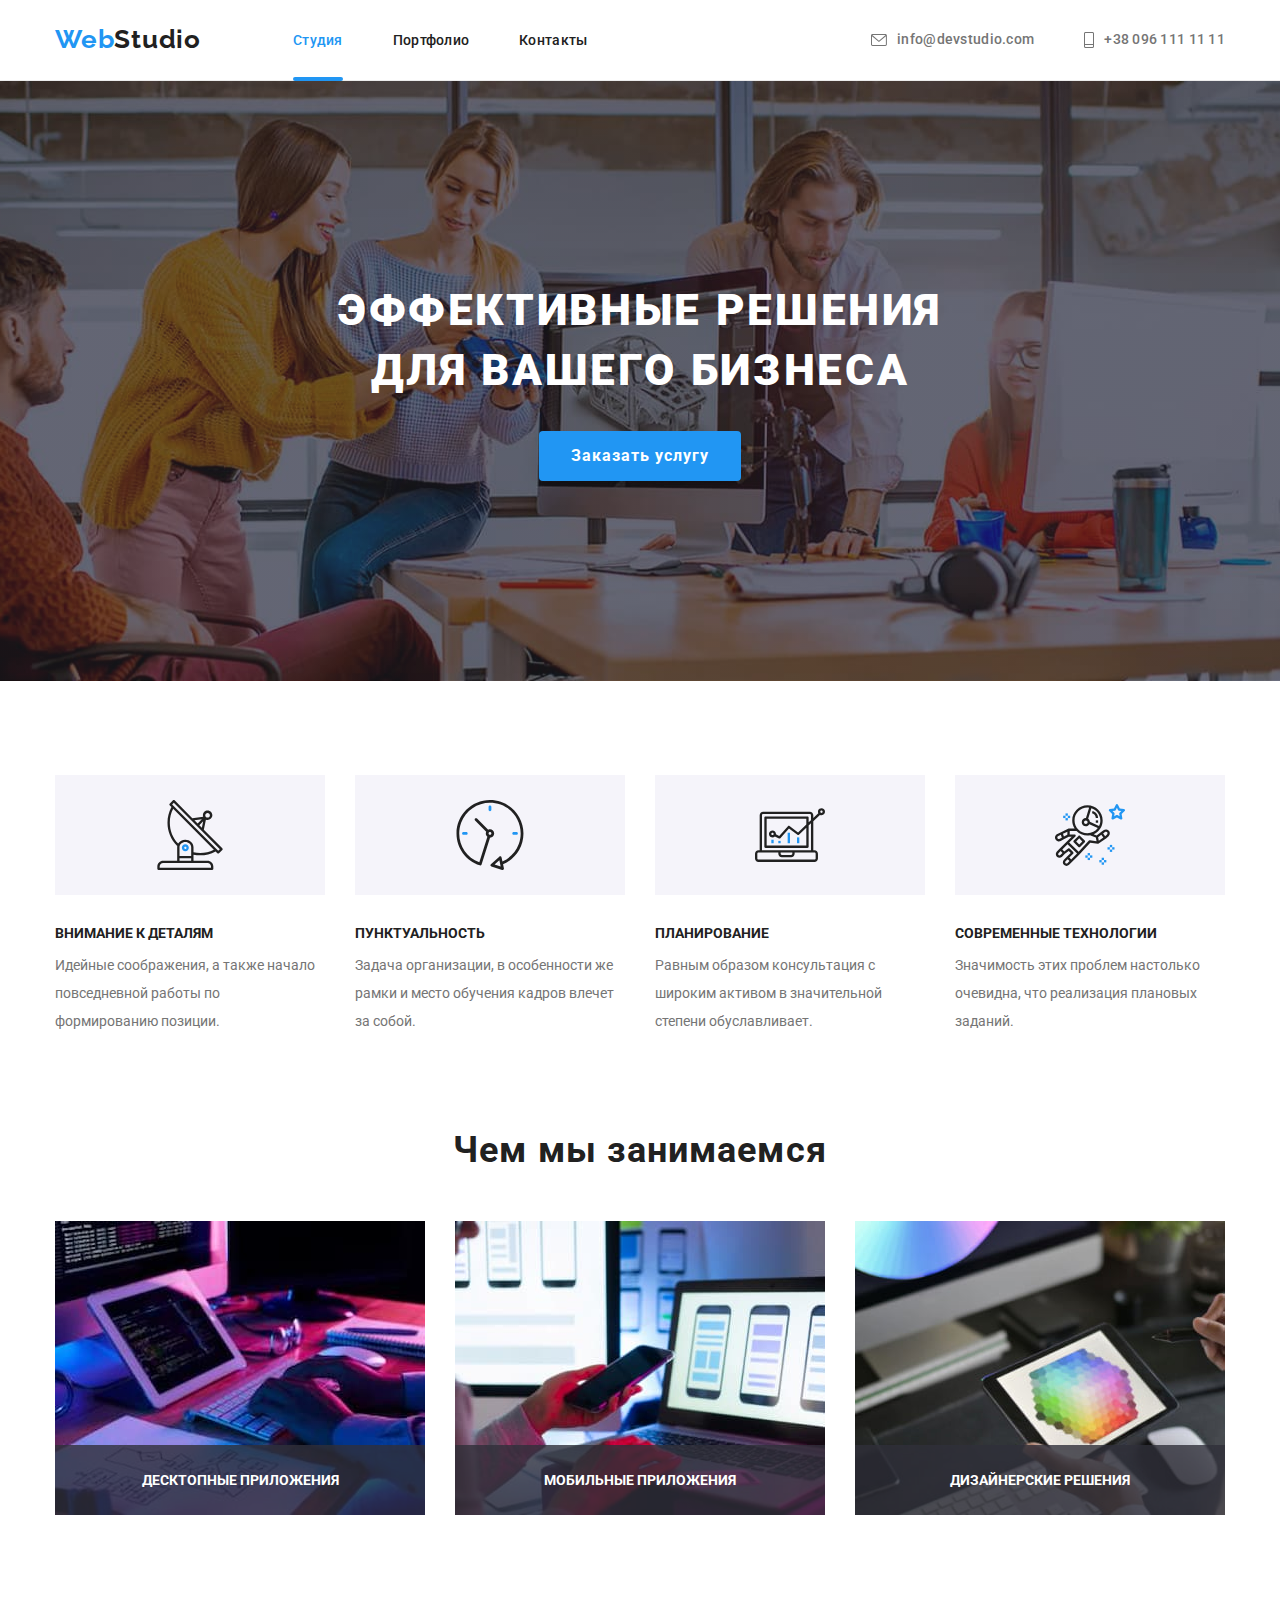
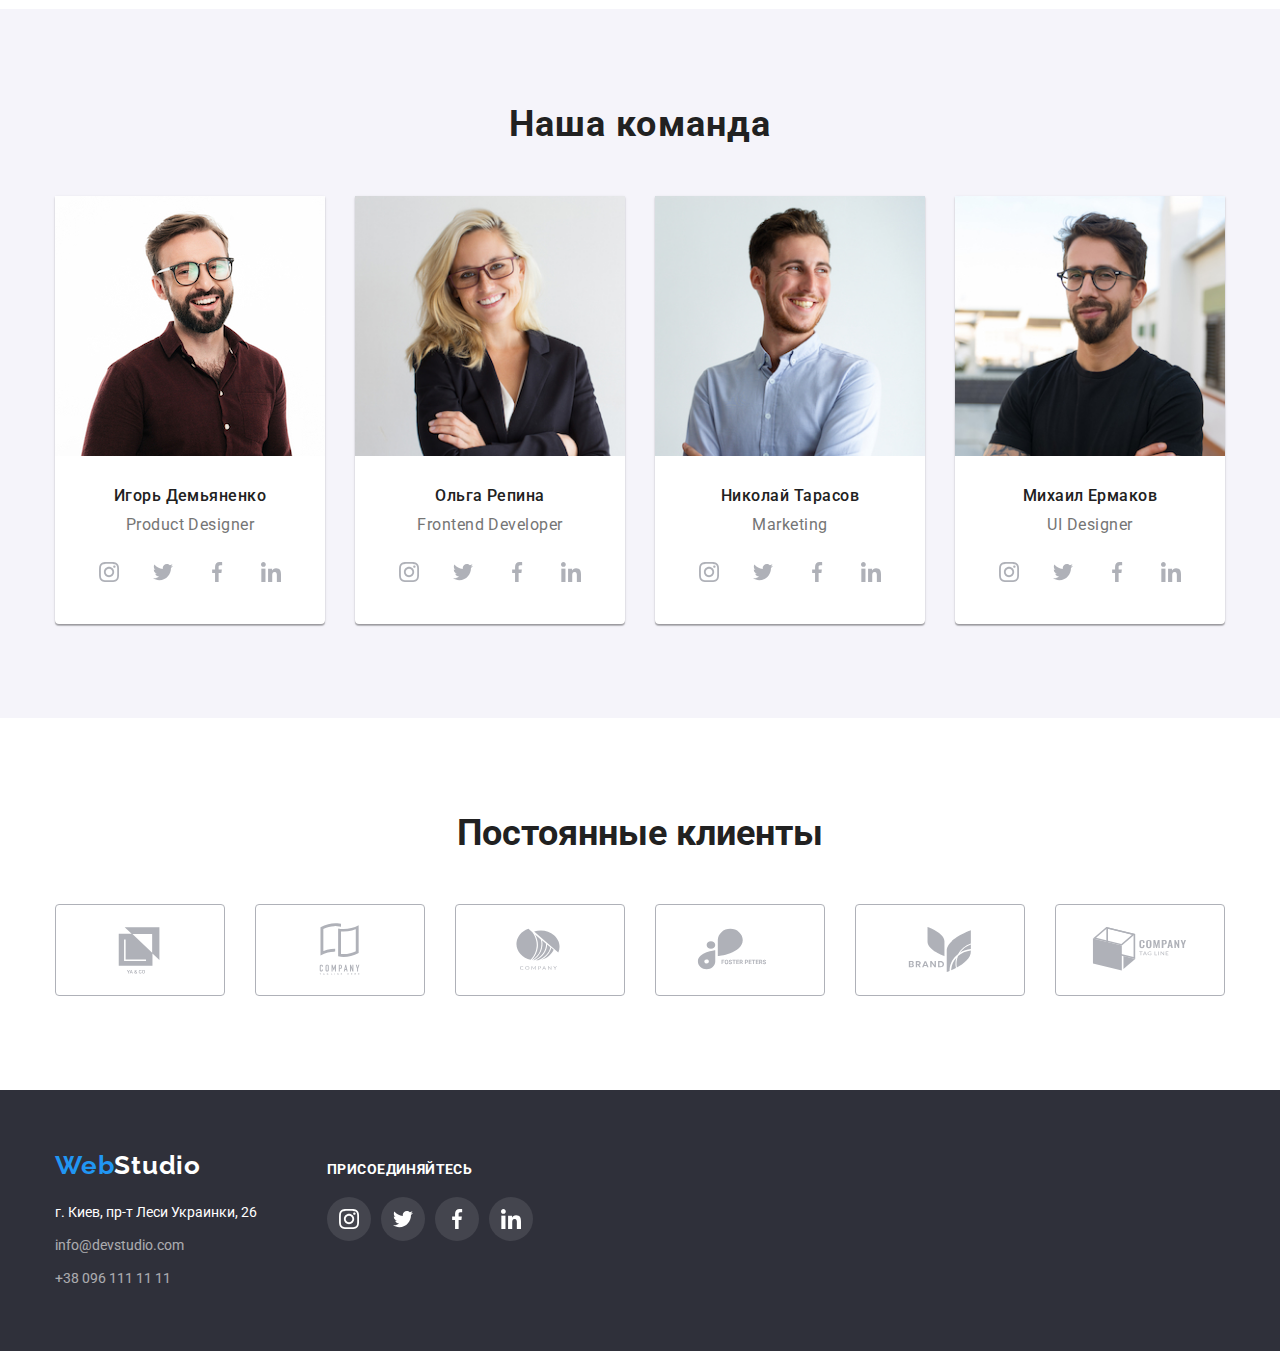
<file: index.html>
<!DOCTYPE html>
<html lang="ru">

<head>
    <meta charset="UTF-8">
    <meta http-equiv="X-UA-Compatible" content="IE=edge">
    <meta name="viewport" content="width=device-width, initial-scale=1.0">
    <link rel="preconnect" href="https://fonts.googleapis.com">
    <link rel="preconnect" href="https://fonts.gstatic.com" crossorigin>
    <link
        href="https://fonts.googleapis.com/css2?family=Raleway:wght@700&family=Roboto:wght@400;500;700;900&display=swap"
        rel="stylesheet">
    <link rel="stylesheet" href="https://cdnjs.cloudflare.com/ajax/libs/modern-normalize/1.1.0/modern-normalize.css"
        integrity="sha512-Y0MM+V6ymRKN2zStTqzQ227DWhhp4Mzdo6gnlRnuaNCbc+YN/ZH0sBCLTM4M0oSy9c9VKiCvd4Jk44aCLrNS5Q=="
        crossorigin="anonymous" referrerpolicy="no-referrer" />
    <link rel="stylesheet" href="./css/styles.css">
    <title>Document</title>
</head>



<body>
    <!--Хедер-->

    <header class="site-header">

        <div class="container main-nav">
            <nav class="navigation">
                <a class="logo" href="./index.html">
                    <span class="web">Web</span><span class="studio-black">Studio</span></a>
                <ul class="nav-links">
                    <li class="item"><a href="./index.html" class="nav-link current">Студия</a></li>
                    <li class="item"><a href="./portfolio.html" class="nav-link">Портфолио</a></li>
                    <li class="item"><a href="" class="nav-link">Контакты</a></li>
                </ul>
            </nav>


            <ul class="header-contacts">
                <li class="item">


                    <a href="mailto:info@devstudio.com" class="link"><svg class="header-contacts-icon" width="16px"
                            height="12px">
                            <use href="./images/symbol-defs.svg#icon-mail"></use>
                        </svg>
                        info@devstudio.com</a>
                </li>
                <li class="item">


                    <a href="tel:+380961111111" class="link"><svg class="header-contacts-icon" width="10px"
                            height="16px">
                            <use href="./images/symbol-defs.svg#icon-phone"></use>
                        </svg>
                        +38 096 111 11 11
                    </a>
                </li>
            </ul>
        </div>

    </header>

    <!--Средняя часть документа-->

    <main>

        <!--Секция "Заказать услугу"-->

        <section class="section hero">
            <div class="container">
                <h1 class="title">Эффективные решения<br> для вашего бизнеса</h1>
                <button type="button" class="button-hero" data-modal-open>Заказать услугу</button>
            </div>
        </section>

        <div class="backdrop is-hidden" data-modal>
            <div class="modal">
                <button class="modal-close" data-modal-close>
                    <svg class="close-button" width="11" height="11">
                        <use href="./images/symbol-defs.svg#icon-close"></use>
                    </svg>
                </button>

            </div>
        </div>

        <!-- Секция "Бенефиты" -->

        <section class="section benefits">
            <div class="container">
                <ul class="list">
                    <li class="item">
                        <div class="benefits-icon-area">
                            <svg class="benefits-icon">
                                <use href="./images/symbol-defs.svg#icon-antenna"></use>
                            </svg>
                        </div>
                        <h3 class="title">Внимание к деталям</h3>
                        <p class="text">Идейные соображения, а также начало повседневной работы по формированию позиции.
                        </p>
                    </li>
                    <li class="item">
                        <div class="benefits-icon-area">
                            <svg class="benefits-icon">
                                <use href="./images/symbol-defs.svg#icon-clock"></use>
                            </svg>
                        </div>
                        <h3 class="title">Пунктуальность</h3>
                        <p class="text">Задача организации, в особенности же рамки и место обучения кадров влечет за
                            собой.
                        </p>
                    </li>
                    <li class="item">
                        <div class="benefits-icon-area">
                            <svg class="benefits-icon">
                                <use href="./images/symbol-defs.svg#icon-diagram"></use>
                            </svg>
                        </div>
                        <h3 class="title">Планирование</h3>
                        <p class="text">Равным образом консультация с широким активом в значительной степени
                            обуславливает.
                        </p>
                    </li>
                    <li class="item">
                        <div class="benefits-icon-area">
                            <svg class="benefits-icon">
                                <use href="./images/symbol-defs.svg#icon-astronaut"></use>
                            </svg>
                        </div>
                        <h3 class="title">Современные технологии</h3>
                        <p class="text">Значимость этих проблем настолько очевидна, что реализация плановых заданий.
                        </p>
                    </li>
                </ul>
            </div>
        </section>



        <!--Секция "Чем мы занимаемся"-->
        <section class="section images-samples">
            <div class="container">
                <h2 class="title">Чем мы занимаемся</h2>
                <ul class="list">
                    <li class="item">
                        <div class="thumb">
                            <img class="image" src="./images/index/img.jpg" alt="Картинка" width="370">
                            <div class="text">Десктопные приложения</div>
                        </div>
                    </li>
                    <li class="item">
                        <div class="thumb"><img class="image" src="./images/index/img-1.jpg" alt="Еще одна картинка"
                                width="370">
                            <div class="text">Мобильные приложения</div>

                        </div>
                    </li>
                    <li class="item">
                        <div class="thumb">
                            <img class="image" src="./images/index/img-2.jpg" alt="Еще одна и еще одна картинка"
                                width="370">
                            <div class="text">Дизайнерские решения</div>
                        </div>
                    </li>
                </ul>
            </div>
        </section>

        <!--Секция "Команда молодости нашей"-->
        <section class="section our-team">
            <div class="container">
                <h2 class="section-header-team">Наша команда</h2>
                <ul class="list">
                    <li class="item"><img class="image" src="./images/index/member-1.jpg" alt="Член команды №1"
                            width="270">
                        <div class="padding-30">
                            <h3 class="header">Игорь Демьяненко</h3>
                            <p class="text">Product Designer</p>

                            <ul class="social-media-list">
                                <li class="social-media-item">
                                    <a href="" class="social-media-link">
                                        <svg class="social-media-icon" width="20" height="20">
                                            <use href="./images/symbol-defs.svg#icon-instagram"></use>
                                        </svg>
                                    </a>
                                </li>
                                <li class="social-media-item">
                                    <a href="" class="social-media-link">
                                        <svg class="social-media-icon" width="20" height="20">
                                            <use href="./images/symbol-defs.svg#icon-twitter"></use>
                                        </svg>
                                    </a>
                                </li>
                                <li class="social-media-item">
                                    <a href="" class="social-media-link">
                                        <svg class="social-media-icon" width="20" height="20">
                                            <use href="./images/symbol-defs.svg#icon-facebook"></use>
                                        </svg>
                                    </a>
                                </li>
                                <li class="social-media-item">
                                    <a href="" class="social-media-link">
                                        <svg class="social-media-icon" width="20" height="20">
                                            <use href="./images/symbol-defs.svg#icon-linkedin"></use>
                                        </svg>
                                    </a>
                                </li>
                            </ul>
                        </div>
                    </li>
                    <li class="item">
                        <img class="image" src="./images/index/member-2.jpg" alt="Член команды №2" width="270">
                        <div class="padding-30">
                            <h3 class="header">Ольга Репина</h3>
                            <p class="text">Frontend Developer</p>

                            <ul class="social-media-list">
                                <li class="social-media-item">
                                    <a href="" class="social-media-link">
                                        <svg class="social-media-icon" width="20" height="20">
                                            <use href="./images/symbol-defs.svg#icon-instagram"></use>
                                        </svg>
                                    </a>
                                </li>
                                <li class="social-media-item">
                                    <a href="" class="social-media-link">
                                        <svg class="social-media-icon" width="20" height="20">
                                            <use href="./images/symbol-defs.svg#icon-twitter"></use>
                                        </svg>
                                    </a>
                                </li>
                                <li class="social-media-item">
                                    <a href="" class="social-media-link">
                                        <svg class="social-media-icon" width="20" height="20">
                                            <use href="./images/symbol-defs.svg#icon-facebook"></use>
                                        </svg>
                                    </a>
                                </li>
                                <li class="social-media-item">
                                    <a href="" class="social-media-link">
                                        <svg class="social-media-icon" width="20" height="20">
                                            <use href="./images/symbol-defs.svg#icon-linkedin"></use>
                                        </svg>
                                    </a>
                                </li>
                            </ul>
                        </div>
                    </li>
                    <li class="item">
                        <img class="image" src="./images/index/member-3.jpg" alt="Член команды №3" width="270">
                        <div class="padding-30">
                            <h3 class="header">Николай Тарасов</h3>
                            <p class="text">Marketing</p>

                            <ul class="social-media-list">
                                <li class="social-media-item">
                                    <a href="" class="social-media-link">
                                        <svg class="social-media-icon" width="20" height="20">
                                            <use href="./images/symbol-defs.svg#icon-instagram"></use>
                                        </svg>
                                    </a>
                                </li>
                                <li class="social-media-item">
                                    <a href="" class="social-media-link">
                                        <svg class="social-media-icon" width="20" height="20">
                                            <use href="./images/symbol-defs.svg#icon-twitter"></use>
                                        </svg>
                                    </a>
                                </li>
                                <li class="social-media-item">
                                    <a href="" class="social-media-link">
                                        <svg class="social-media-icon" width="20" height="20">
                                            <use href="./images/symbol-defs.svg#icon-facebook"></use>
                                        </svg>
                                    </a>
                                </li>
                                <li class="social-media-item">
                                    <a href="" class="social-media-link">
                                        <svg class="social-media-icon" width="20" height="20">
                                            <use href="./images/symbol-defs.svg#icon-linkedin"></use>
                                        </svg>
                                    </a>
                                </li>
                            </ul>
                        </div>

                    </li>
                    <li class="item">
                        <img class="image" src="./images/index/member-4.jpg" alt="Член команды №4" width="270">
                        <div class="padding-30">
                            <h3 class="header">Михаил Ермаков</h3>
                            <p class="text">UI Designer</p>

                            <ul class="social-media-list">
                                <li class="social-media-item">
                                    <a href="" class="social-media-link">
                                        <svg class="social-media-icon" width="20" height="20">
                                            <use href="./images/symbol-defs.svg#icon-instagram"></use>
                                        </svg>
                                    </a>
                                </li>
                                <li class="social-media-item">
                                    <a href="" class="social-media-link">
                                        <svg class="social-media-icon" width="20" height="20">
                                            <use href="./images/symbol-defs.svg#icon-twitter"></use>
                                        </svg>
                                    </a>
                                </li>
                                <li class="social-media-item">
                                    <a href="" class="social-media-link">
                                        <svg class="social-media-icon" width="20" height="20">
                                            <use href="./images/symbol-defs.svg#icon-facebook"></use>
                                        </svg>
                                    </a>
                                </li>
                                <li class="social-media-item">
                                    <a href="" class="social-media-link">
                                        <svg class="social-media-icon" width="20" height="20">
                                            <use href="./images/symbol-defs.svg#icon-linkedin"></use>
                                        </svg>
                                    </a>
                                </li>
                            </ul>
                        </div>

                    </li>
                </ul>
            </div>
        </section>

        <section class="section partners">
            <div class="container">
                <h2 class="permanent-partners-list-header">Постоянные клиенты</h2>

                <ul class="permanent-partners-list">
                    <li class="permanent-partners-item">
                        <a href="" class="permanent-partners-link">
                            <svg class="permanent-partners-icon" height="60px" width="106px">
                                <use href="./images/symbol-defs.svg#icon-logo-1"></use>
                            </svg>
                        </a>
                    </li>
                    <li class="permanent-partners-item">
                        <a href="" class="permanent-partners-link">
                            <svg class="permanent-partners-icon" height="60px" width="106px">
                                <use href="./images/symbol-defs.svg#icon-logo-2"></use>
                            </svg>
                        </a>
                    </li>
                    <li class="permanent-partners-item">
                        <a href="" class="permanent-partners-link">
                            <svg class="permanent-partners-icon" height="60px" width="106px">
                                <use href="./images/symbol-defs.svg#icon-logo-3"></use>
                            </svg>
                        </a>
                    </li>
                    <li class="permanent-partners-item">
                        <a href="" class="permanent-partners-link">
                            <svg class="permanent-partners-icon" height="60px" width="106px">
                                <use href="./images/symbol-defs.svg#icon-logo-4"></use>
                            </svg>
                        </a>
                    </li>
                    <li class="permanent-partners-item">
                        <a href="" class="permanent-partners-link">
                            <svg class="permanent-partners-icon" height="60px" width="106px">
                                <use href="./images/symbol-defs.svg#icon-logo-5"></use>
                            </svg>
                        </a>
                    </li>
                    <li class="permanent-partners-item">
                        <a href="" class="permanent-partners-link">
                            <svg class="permanent-partners-icon" height="60px" width="106px">
                                <use href="./images/symbol-defs.svg#icon-logo-6"></use>
                            </svg>
                        </a>
                    </li>
                </ul>






            </div>



        </section>

    </main>

    <footer class="footer">



        <div class="container">


            <div class="footer-block">

                <div class="footer-block-1">
                    <a class="logo logo-footer" href="">Web<spam class="studio-white">Studio</spam></a>
                    <address class="adress">
                        <ul class="adress-list">
                            <li class="item"><a class="link" href="">г. Киев, пр-т Леси Украинки, 26</a></li>
                            <li class="item"><a class="link opacity-60"
                                    href="mailto:info@devstudio.com">info@devstudio.com</a></li>
                            <li class="item"><a class="link opacity-60" href="tel:+380961111111">+38 096 111 11 11</a>
                            </li>
                        </ul>

                    </address>
                </div>



                <div class="footer-social-network-block">
                    <h2 class="footer-social-network-title">присоединяйтесь</h2>
                    <ul class="footer-social-network-list">

                        <li class="footer-social-network-item">
                            <a href="" class="footer-social-network-link">
                                <svg class="footer-social-network-icon" width="20" height="20">
                                    <use href="./images/symbol-defs.svg#icon-instagram"></use>
                                </svg>
                            </a>
                        </li>
                        <li class="footer-social-network-item">
                            <a href="" class="footer-social-network-link">
                                <svg class="footer-social-network-icon" width="20" height="20">
                                    <use href="./images/symbol-defs.svg#icon-twitter"></use>
                                </svg>
                            </a>
                        </li>
                        <li class="footer-social-network-item">
                            <a href="" class="footer-social-network-link">
                                <svg class="footer-social-network-icon" width="20" height="20">
                                    <use href="./images/symbol-defs.svg#icon-facebook"></use>
                                </svg>
                            </a>
                        </li>
                        <li class="footer-social-network-item">
                            <a href="" class="footer-social-network-link">
                                <svg class="footer-social-network-icon" width="20" height="20">
                                    <use href="./images/symbol-defs.svg#icon-linkedin"></use>
                                </svg>
                            </a>
                        </li>
                    </ul>
                </div>
            </div>


        </div>




    </footer>
    <script src="./js/modal.js"></script>
</body>

</html>
</file>
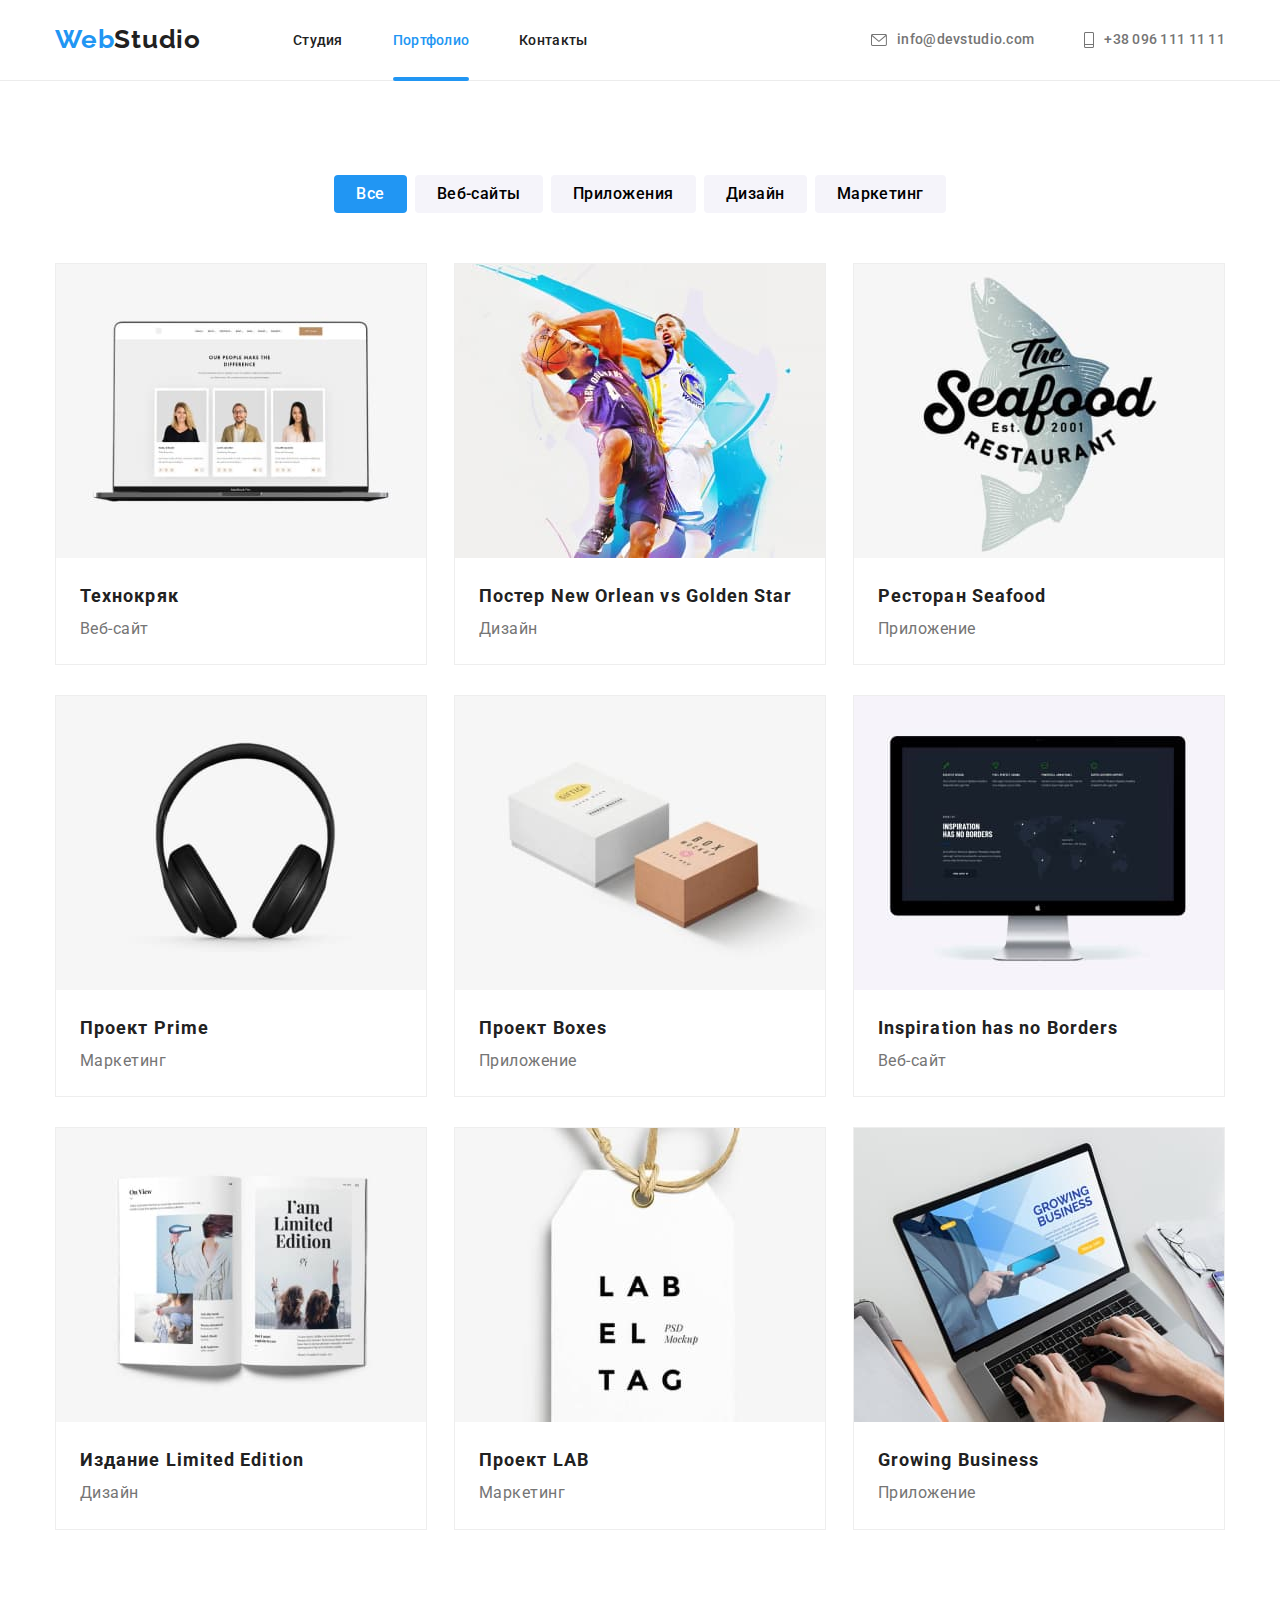
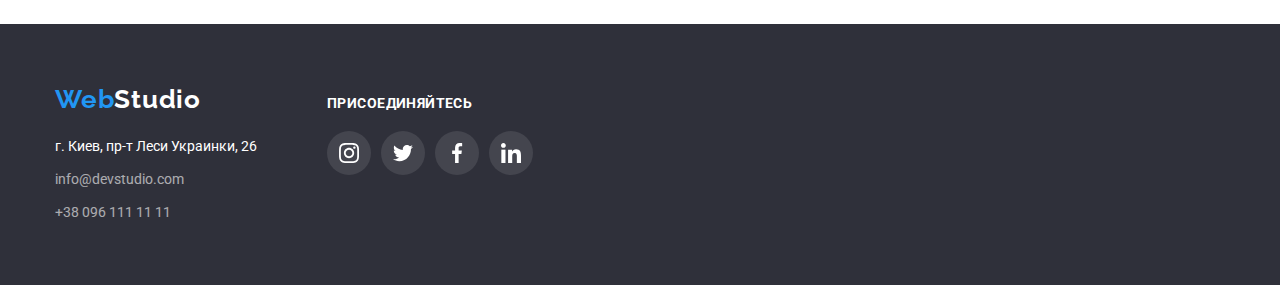
<file: portfolio.html>
<!DOCTYPE html>
<html lang="ru">

<head>
    <meta charset="UTF-8">
    <meta http-equiv="X-UA-Compatible" content="IE=edge">
    <meta name="viewport" content="width=device-width, initial-scale=1.0">
    <link rel="preconnect" href="https://fonts.googleapis.com">
    <link rel="preconnect" href="https://fonts.gstatic.com" crossorigin>
    <link
        href="https://fonts.googleapis.com/css2?family=Raleway:wght@700&family=Roboto:wght@400;500;700;900&display=swap"
        rel="stylesheet">
    <link rel="stylesheet" href="https://cdnjs.cloudflare.com/ajax/libs/modern-normalize/1.1.0/modern-normalize.css"
        integrity="sha512-Y0MM+V6ymRKN2zStTqzQ227DWhhp4Mzdo6gnlRnuaNCbc+YN/ZH0sBCLTM4M0oSy9c9VKiCvd4Jk44aCLrNS5Q=="
        crossorigin="anonymous" referrerpolicy="no-referrer" />
    <link rel="stylesheet" href="./css/styles.css">
    <title>Document</title>
</head>



<body>
    <!--Хедер-->

    <header class="header site-header">

        <div class="container main-nav">
            <nav class="navigation">
                <a class="logo" href="./index.html">
                    <span class="web">Web</span><span class="studio-black">Studio</span></a>
                <ul class="nav-links">
                    <li class="item"><a href="./index.html" class="nav-link">Студия</a></li>
                    <li class="item"><a href="./portfolio.html" class="nav-link current">Портфолио</a></li>
                    <li class="item"><a href="" class="nav-link">Контакты</a></li>
                </ul>
            </nav>

            <ul class="header-contacts">
                <li class="item">

                    <a href="mailto:info@devstudio.com" class="link"><svg class="header-contacts-icon" width="16px"
                            height="12px">
                            <use href="./images/symbol-defs.svg#icon-mail"></use>
                        </svg>info@devstudio.com</a>
                </li>
                <li class="item">
                    <a href="tel:+380961111111" class="link"><svg class="header-contacts-icon" width="10px"
                            height="16px">
                            <use href="./images/symbol-defs.svg#icon-phone"></use>
                        </svg>+38 096 111 11 11
                    </a>
                </li>
            </ul>
        </div>

    </header>
    <!--Средняя часть документа-->

    <main>
        <section class="section portfolio">
            <div class="container">
                <ul class="selector-list">
                    <li class="item"> <button type="button" class="button all">Все</button> </li>
                    <li class="item"> <button type="button" class="button">Веб-сайты</button> </li>
                    <li class="item"> <button type="button" class="button">Приложения</button> </li>
                    <li class="item"> <button type="button" class="button">Дизайн</button> </li>
                    <li class="item"> <button type="button" class="button">Маркетинг</button> </li>
                </ul>

                <ul class="work-sectors">

                    <li class="item"> <a class="link" href="">
                            <div class="image-thumb"> <img class="image" src="./images/portfolio/img.jpg"
                                    alt="Технокряк">
                                <div class="overflow">Ресурс предлагает комплексные предложения с разным уровнем
                                    функционала и сервисов. Все это позволит посетителю получить исчерпывающие сведения
                                    о компании или частном лице.</div>
                            </div>
                            <div class="padding-20">
                                <h3 class="title">Технокряк</h3>
                                <p class="text">Веб-сайт</p>
                            </div>
                        </a> </li>
                    <li class="item"> <a class="link" href="">
                            <div class="image-thumb"> <img class="image" src="./images/portfolio/img-1.jpg"
                                    alt="Постер">
                                <div class="overflow">Ресурс предлагает комплексные предложения с разным уровнем
                                    функционала и сервисов. Все это позволит посетителю получить исчерпывающие сведения
                                    о компании или частном лице.</div>
                            </div>
                            <div class="padding-20">
                                <h3 class="title">Постер New Orlean vs Golden Star</h3>
                                <p class="text">Дизайн</p>
                            </div>
                        </a> </li>
                    <li class="item"> <a class="link" href="">
                            <div class="image-thumb"> <img class="image" src="./images/portfolio/img-2.jpg"
                                    alt="Приложение ресторана">
                                <div class="overflow">Ресурс предлагает комплексные предложения с разным уровнем
                                    функционала и сервисов. Все это позволит посетителю получить исчерпывающие сведения
                                    о компании или частном лице.</div>
                            </div>
                            <div class="padding-20">
                                <h3 class="title">Ресторан Seafood</h3>
                                <p class="text">Приложение</p>
                            </div>
                        </a> </li>
                    <li class="item"> <a class="link" href="">
                            <div class="image-thumb"> <img class="image" src="./images/portfolio/img-3.jpg"
                                    alt="Маркетинговый проект">
                                <div class="overflow">Ресурс предлагает комплексные предложения с разным уровнем
                                    функционала и сервисов. Все это позволит посетителю получить исчерпывающие сведения
                                    о компании или частном лице.</div>
                            </div>
                            <div class="padding-20">
                                <h3 class="title">Проект Prime</h3>
                                <p class="text">Маркетинг</p>
                            </div>
                        </a> </li>
                    <li class="item"> <a class="link" href="">
                            <div class="image-thumb"> <img class="image" src="./images/portfolio/img-4.jpg"
                                    alt="Приложение Боксес">
                                <div class="overflow">Ресурс предлагает комплексные предложения с разным уровнем
                                    функционала и сервисов. Все это позволит посетителю получить исчерпывающие сведения
                                    о компании или частном лице.</div>
                            </div>
                            <div class="padding-20">
                                <h3 class="title">Проект Boxes</h3>
                                <p class="text">Приложение</p>
                            </div>
                        </a> </li>
                    <li class="item"> <a class="link" href="">
                            <div class="image-thumb"> <img class="image" src="./images/portfolio/img-5.jpg"
                                    alt="Вэб сайт Вдохновение">
                                <div class="overflow">Ресурс предлагает комплексные предложения с разным уровнем
                                    функционала и сервисов. Все это позволит посетителю получить исчерпывающие сведения
                                    о компании или частном лице.</div>
                            </div>
                            <div class="padding-20">
                                <h3 class="title">Inspiration has no Borders</h3>
                                <p class="text">Веб-сайт</p>
                            </div>
                        </a> </li>
                    <li class="item"> <a class="link" href="">
                            <div class="image-thumb"> <img class="image" src="./images/portfolio/img-6.jpg"
                                    alt="Дизайн издания">
                                <div class="overflow">Ресурс предлагает комплексные предложения с разным уровнем
                                    функционала и сервисов. Все это позволит посетителю получить исчерпывающие сведения
                                    о компании или частном лице.</div>
                            </div>
                            <div class="padding-20">
                                <h3 class="title">Издание Limited Edition</h3>
                                <p class="text">Дизайн</p>
                            </div>
                        </a> </li>
                    <li class="item"> <a class="link" href="">
                            <div class="image-thumb"> <img class="image" src="./images/portfolio/img-7.jpg"
                                    alt="Маркетинг проект">
                                <div class="overflow">Ресурс предлагает комплексные предложения с разным уровнем
                                    функционала и сервисов. Все это позволит посетителю получить исчерпывающие сведения
                                    о компании или частном лице.</div>
                            </div>
                            <div class="padding-20">
                                <h3 class="title">Проект LAB</h3>
                                <p class="text">Маркетинг</p>
                            </div>
                        </a> </li>
                    <li class="item"> <a class="link" href="">
                            <div class="image-thumb"> <img class="image" src="./images/portfolio/img-8.jpg"
                                    alt="Приложение для роста бизнеса">
                                <div class="overflow">Ресурс предлагает комплексные предложения с разным уровнем
                                    функционала и сервисов. Все это позволит посетителю получить исчерпывающие сведения
                                    о компании или частном лице.</div>
                            </div>
                            <div class="padding-20">
                                <h3 class="title">Growing Business</h3>
                                <p class="text">Приложение</p>
                            </div>
                        </a> </li>

                </ul>
            </div>



        </section>







    </main>

    <footer class="footer">



        <div class="container">


            <div class="footer-block">

                <div class="footer-block-1">
                    <a class="logo logo-footer" href="">Web<spam class="studio-white">Studio</spam></a>
                    <address class="adress">
                        <ul class="adress-list">
                            <li class="item"><a class="link" href="">г. Киев, пр-т Леси Украинки, 26</a></li>
                            <li class="item"><a class="link opacity-60"
                                    href="mailto:info@devstudio.com">info@devstudio.com</a></li>
                            <li class="item"><a class="link opacity-60" href="tel:+380961111111">+38 096 111 11 11</a>
                            </li>
                        </ul>

                    </address>
                </div>



                <div class="footer-social-network-block">
                    <h2 class="footer-social-network-title">присоединяйтесь</h2>
                    <ul class="footer-social-network-list">

                        <li class="footer-social-network-item">
                            <a href="" class="footer-social-network-link">
                                <svg class="footer-social-network-icon" width="20" height="20">
                                    <use href="./images/symbol-defs.svg#icon-instagram"></use>
                                </svg>
                            </a>
                        </li>
                        <li class="footer-social-network-item">
                            <a href="" class="footer-social-network-link">
                                <svg class="footer-social-network-icon" width="20" height="20">
                                    <use href="./images/symbol-defs.svg#icon-twitter"></use>
                                </svg>
                            </a>
                        </li>
                        <li class="footer-social-network-item">
                            <a href="" class="footer-social-network-link">
                                <svg class="footer-social-network-icon" width="20" height="20">
                                    <use href="./images/symbol-defs.svg#icon-facebook"></use>
                                </svg>
                            </a>
                        </li>
                        <li class="footer-social-network-item">
                            <a href="" class="footer-social-network-link">
                                <svg class="footer-social-network-icon" width="20" height="20">
                                    <use href="./images/symbol-defs.svg#icon-linkedin"></use>
                                </svg>
                            </a>
                        </li>
                    </ul>
                </div>
            </div>


        </div>




    </footer>
    <script src="./modal.js"></script>
</body>

</html>
</file>
<file: css/styles.css>
/* Глобальный класс */

:root {
  --primary-text-color: #212121;
  --secondary-text-color: #757575;
  --accent-text-color: #2196f3;
  --background-color-number-two: #2f303a;
  --icon-color-one: #afb1b8;
  --standart-transition-time: 250ms;
  --standart-transition-style: cubic-bezier(0.4, 0, 0.2, 1);
}

body {
  background-color: #ffffff;
  font-family: "Roboto", sans-serif;
  font-size: 14px;
  font-weight: 400;
  color: var(--primary-text-color);
}

button {
  cursor: pointer;
  border: 0;
}

h1,
h2,
h3,
p,
ul {
  margin: 0;
  padding: 0;
}

/* Спочатку приберемо крапки зі списку */

.nav-links,
.header-contacts,
.unique-list,
.images-samples,
.our-team .list,
.footer-adress,
.selector-list,
.work-sectors,
.images-samples .list,
.benefits .list,
.social-media-list,
.permanent-partners-list,
.footer-social-network-list,
.adress-list {
  list-style-type: none;
}

.container {
  max-width: 1200px;
  margin: 0 auto;
  padding-left: 15px;
  padding-right: 15px;
}
.section {
  padding-top: 94px;
  padding-bottom: 94px;
}

.flex {
  display: flex;
}

.block {
  display: block;
}

/* Лого, Нав и Хедер */

/* ЛОГО */

.site-header {
  border-bottom: 1px solid #ececec;
}
.navigation {
  display: flex;
  align-items: center;
}

.logo {
  font-family: "Raleway", sans-serif;
  text-decoration: none;
  color: var(--accent-text-color);
  font-weight: 700;
  font-size: 26px;
  line-height: 1.2;
  letter-spacing: 0.03em;
  padding-top: 24px;
  padding-bottom: 25px;
  /* background-color: lightcoral */
  display: block;
  width: 145px;
}

.web {
  color: var(--accent-text-color);
}

.studio-black {
  color: var(--primary-text-color);
}
.studio-white {
  color: #ffffff;
}

/* НАВ */

.main-nav {
  display: flex;
  align-items: center;

  /* background-color: teal; */
}

.nav-links .item {
}

.nav-links {
  display: flex;
  margin-left: 93px;
}

.nav-links .item:not(:first-child) {
  margin-left: 50px;
}

.nav-link {
  position: relative;

  padding-top: 32px;
  padding-bottom: 32px;
  color: var(--primary-text-color);
  font-weight: 500;
  text-decoration: none;
  line-height: 1.17;
  letter-spacing: 0.02em;
  display: block;
  transition: color var(--standart-transition-time)
    var(--standart-transition-style);
}

.current {
  color: var(--accent-text-color);
}

.current::after {
  position: absolute;
  left: 0;
  bottom: -1px;

  content: "";
  display: block;
  background-color: var(--accent-text-color);
  border-radius: 2px;
  width: 100%;
  height: 4px;
}

.nav-links .link:hover,
.nav-links .link:focus {
  color: var(--accent-text-color);
}

/* Лінки з хедеру */

.header-contacts {
  display: flex;
  margin-left: auto;
  /* background-color: darkorchid; */
  align-items: center;
}

.header-contacts .item {
  display: flex;
  align-items: center;
  justify-content: center;
}

.header-contacts .item:nth-child(2) {
  margin-left: 50px;
}

.header-contacts-icon {
  margin-right: 10px;
  fill: currentColor;
}

.header-contacts .link {
  display: flex;
  align-items: center;
  color: var(--secondary-text-color);
  font-weight: 500;
  text-decoration: none;
  line-height: 1.14;
  letter-spacing: 0.02em;
  padding-top: 32px;
  padding-bottom: 32px;
  transition: color var(--standart-transition-time)
    var(--standart-transition-style);
}

.header-contacts .link:hover,
.header-contacts .link:focus {
  color: var(--accent-text-color);
}

.header-contacts .link:hover .header-contacts-icon,
.header-contacts .link:focus .header-contacts-icon {
  fill: currentColor;
}

/* БОДІ */

/* Хероу */

.hero {
  background-color: var(--background-color-number-two);
  width: 100%;
  background-image: linear-gradient(
      rgba(47, 48, 58, 0.4),
      rgba(47, 48, 58, 0.4)
    ),
    url("../images/index/hero-bg.jpg");
  background-size: cover;
  background-position: center;
  max-width: 1600px;
  text-align: center;
  padding-top: 200px;
  padding-bottom: 200px;
  margin: 0 auto;
}

.hero .container {
}

.hero .title {
  color: #ffffff;
  font-weight: 900;
  font-size: 44px;
  line-height: 1.36;
  letter-spacing: 0.06em;
  text-transform: uppercase;
  margin-bottom: 30px;
}

.button-hero {
  background-color: var(--accent-text-color);
  box-shadow: 0px 4px 4px rgba(0, 0, 0, 0.15);
  border-radius: 4px;
  color: #ffffff;
  font-size: 16px;
  font-weight: 700;
  letter-spacing: 0.06em;
  line-height: 1.87;
  padding: 10px 32px;
}

.backdrop {
  position: fixed;
  z-index: 10;
  width: 100%;
  height: 100%;
  top: 0;
  left: 0;
  background-color: rgba(0, 0, 0, 0.2);
  transition: opacity var(--standart-transition-time)
    var(--standart-transition-style);
}

.is-hidden {
  opacity: 0;
  pointer-events: none;
  transition: opacity var(--standart-transition-time)
    var(--standart-transition-style);
}

.modal {
  position: absolute;
  top: 50%;
  left: 50%;
  transform: translate(-50%, -50%);

  width: 528px;
  height: 521px;
  /* padding: 8px; */

  background-color: #ffffff;
  box-shadow: 0px 1px 3px rgba(0, 0, 0, 0.12), 0px 1px 1px rgba(0, 0, 0, 0.14),
    0px 2px 1px rgba(0, 0, 0, 0.2);
  border-radius: 4px;
}

.modal-close {
  position: absolute;
  top: 8px;
  right: 8px;

  display: flex;
  align-items: center;
  justify-content: center;

  height: 30px;
  width: 30px;
  padding: 0;
  margin: 0;

  background-color: #ffffff;
  border: 1px solid #0000001a;
  border-radius: 50%;
}

.close-button {
  fill: #212121;
}

/* Бенефиты */

.benefits .list {
  display: flex;
}

.benefits .item {
  display: block;
  /* background-color: teal; */
}

.benefits .item:not(:first-child) {
  margin-left: 30px;
}

.benefits-icon-area {
  background-color: #f5f4fa;
  margin-bottom: 30px;
  display: flex;
  align-items: center;
  justify-content: center;
  width: 270px;
  height: 120px;
}

.benefits-icon {
  width: 70px;
  height: 70px;
}

.benefits .title {
  font-size: 14px;
  font-weight: 700;
  line-height: 1.17;
  margin-bottom: 10px;
  text-transform: uppercase;
}

.benefits .text {
  font-size: 14px;
  font-weight: 400;
  line-height: 2;
  color: var(--secondary-text-color);
}

.images-samples {
  font-weight: 700;
  font-size: 36;
  line-height: 1.17;
  padding-top: 0;
}

.images-samples .title {
  font-size: 36px;
  font-weight: 700;
  line-height: 1.17;
  letter-spacing: 0.03em;
  margin-bottom: 50px;
  text-align: center;
}

.images-samples .list {
  display: flex;
  justify-content: space-between;
}

.images-samples .image {
  width: 100%;
  height: auto;
  display: block;
}

.images-samples .thumb {
  position: relative;
}

.images-samples .text {
  position: absolute;
  z-index: 9;
  display: flex;
  align-items: center;
  justify-content: center;

  height: 70px;
  width: 100%;
  bottom: 0;
  left: 0;

  font-weight: 700;
  font-size: 14px;
  text-transform: uppercase;
  background-color: rgba(47, 48, 58, 0.8);
  color: #ffffff;
}

/* Наша команда */

.our-team {
  background-color: #f5f4fa;
}

.section-header-team {
  font-size: 36px;
  font-weight: 700;
  line-height: 1.17;
  letter-spacing: 0.03em;
  margin-bottom: 50px;
  text-align: center;
  /* background-color: #2196f3; */
}

.our-team .list {
  display: flex;
  justify-content: space-between;
}

.our-team .item {
  background-color: #ffffff;
  box-shadow: 0px 1px 3px rgba(0, 0, 0, 0.12), 0px 1px 1px rgba(0, 0, 0, 0.14),
    0px 2px 1px rgba(0, 0, 0, 0.2);
  border-radius: 0px 0px 4px 4px;
}

.our-team .image {
  display: block;
  /* margin-bottom: 30px; */
}

.our-team .header {
  font-size: 16px;
  font-weight: 500;
  line-height: 1.19;
  letter-spacing: 0.03em;
  /* background-color: aqua; */
  margin-bottom: 10px;
  text-align: center;
}

.our-team .text {
  color: var(--secondary-text-color);
  font-size: 16px;
  line-height: 1.19;
  letter-spacing: 0.03em;
  text-align: center;
}

.padding-30 {
  padding: 30px 32px;
}

.padding-30 .text {
  margin-bottom: 16px;
}

.social-media-list {
  display: flex;
  align-items: center;
  justify-content: space-between;
}

.social-media-link {
  display: flex;
  justify-content: center;
  align-items: center;
  height: 44px;
  width: 44px;
  background-color: #ffffff;
  border-radius: 50%;
  transition: background-color var(--standart-transition-time)
    var(--standart-transition-style);
  /* background-color: #2196f3; */
}

.social-media-icon {
  fill: var(--icon-color-one);
  transition: fill var(--standart-transition-time)
    var(--standart-transition-style);
}

.social-media-link:hover,
.social-media-link:focus {
  background-color: var(--accent-text-color);
  border-radius: 50%;
}

.social-media-link:hover .social-media-icon,
.social-media-link:focus .social-media-icon {
  fill: #ffffff;
}

/* Постоянные клиенты */

.permanent-partners-list-header {
  text-align: center;
  font-size: 36px;
  font-weight: 700;
  line-height: 1.17;
  margin-bottom: 50px;
}

.permanent-partners-list {
  display: flex;
  justify-content: space-between;
  /* background-color: #2196f3; */
}

.permanent-partners-link {
  display: flex;
  justify-content: center;
  align-items: center;
  height: 92px;
  width: 170px;
  border: var(--icon-color-one) 1px solid;
  border-radius: 4px;
  transition: border-color var(--standart-transition-time)
    var(--standart-transition-style);
}

.permanent-partners-icon {
  fill: var(--icon-color-one);
  transition: fill var(--standart-transition-time)
    var(--standart-transition-style);
}

.permanent-partners-link:hover,
.permanent-partners-link:focus {
  border: var(--accent-text-color) 1px solid;
}

.permanent-partners-link:hover .permanent-partners-icon,
.permanent-partners-link:focus .permanent-partners-icon {
  fill: var(--accent-text-color);
}

/* ---------------------------------------------------------------- */

/* ФУТЕР */

.adress {
  font-style: normal;
}

.adress .link {
  display: block;
  /* font-style: normal; */
  text-decoration: none;
  color: #ffffff;
  line-height: 1.71;
}

.footer {
  background-color: var(--background-color-number-two);
  padding-top: 60px;
  padding-bottom: 60px;
}

.footer-block {
  display: flex;
  align-items: baseline;
}

.footer-block-1 {
  margin-right: 70px;
}

.logo-footer {
  display: block;
  margin-bottom: 20px;
  padding: 0;
}

.adress-list .item:not(:last-child) {
  margin-bottom: 9px;
}

.adress-list .link {
  line-height: 1.71;
  color: #ffffff;
  text-decoration: none;
  font-style: normal;
  transition: color var(--standart-transition-time)
    var(--standart-transition-style);
}

.adress-list .link:hover,
.adress-list .link:focus {
  color: var(--accent-text-color);
}

.opacity-60 {
  opacity: 0.6;
}

.footer-social-network-block {
  display: inline-block;
}

.footer-social-network-title {
  font-size: 14px;
  font-weight: 700;
  line-height: 1.17;
  text-transform: uppercase;
  color: #ffffff;
  margin-bottom: 20px;
  letter-spacing: 0.03em;
}

.footer-social-network-list {
  display: flex;
  /* background-color: #2196f3; */
  /* justify-content: space-between; */
}

.footer-social-network-item:not(:last-child) {
  margin-right: 10px;
}

.footer-social-network-link {
  display: flex;
  justify-content: center;
  align-items: center;
  height: 44px;
  width: 44px;
  background-color: rgba(255, 255, 255, 0.1);
  border-radius: 50%;
  transition: background-color var(--standart-transition-time)
    var(--standart-transition-style);
}

.footer-social-network-link:hover,
.footer-social-network-link:focus {
  background-color: var(--accent-text-color);
}

.footer-social-network-icon {
  fill: #ffffff;
}

/* ПОРТФОЛІО */

/* Селектор */

.portfolio {
  /* background-color: #2196f3; */
}

.selector-list {
  display: flex;
  justify-content: center;
  margin-bottom: 50px;
  /* background-color: aquamarine; */
}

.selector-list .item {
  margin-right: 8px;
}

.selector-list .item:last-child {
  margin-right: 0;
}

.selector-list .button {
  font-size: 16px;
  font-weight: 500;
  letter-spacing: 0.03em;
  line-height: 1.62;
  padding: 6px 22px;

  background-color: #f5f4fa;
  border-radius: 4px;
  transition: background-color var(--standart-transition-time)
      var(--standart-transition-style),
    color var(--standart-transition-time) var(--standart-transition-style),
    box-shadow var(--standart-transition-time) var(--standart-transition-style);
}

.selector-list .button:hover,
.selector-list .button:focus {
  color: #ffffff;
  background-color: var(--accent-text-color);
  box-shadow: 0px 3px 1px rgba(0, 0, 0, 0.1), 0px 1px 2px rgba(0, 0, 0, 0.08),
    0px 2px 2px rgba(0, 0, 0, 0.12);
}

.selector-list .all {
  color: #ffffff;
  background-color: var(--accent-text-color);
}

.work-sectors {
  display: flex;
  justify-content: space-between;
  flex-wrap: wrap;
  /* background-color: tomato; */
}

.work-sectors .item {
  margin-bottom: 30px;
  border: 1px solid #eeeeee;
  /* background-color: #2196f3; */
}

.work-sectors .item:nth-child(n + 7) {
  margin-bottom: 0;
}

.work-sectors .link {
  text-decoration: none;
  display: block;
  transition: box-shadow var(--standart-transition-time)
    var(--standart-transition-style);
}

.work-sectors .link:hover,
.work-sectors .link:focus {
  box-shadow: 0px 1px 1px rgba(0, 0, 0, 0.12), 0px 4px 4px rgba(0, 0, 0, 0.06),
    1px 4px 6px rgba(0, 0, 0, 0.16);
}

.work-sectors .image {
  width: 100%;
  height: auto;
  display: block;
  /* background-color: aqua; */
}

.work-sectors .image-thumb {
  position: relative;
  overflow: hidden;
}

.work-sectors .overflow {
  position: absolute;
  top: 0;
  left: 0;
  transform: translateY(101%);

  height: 100%;
  width: 100%;
  padding: 63px 24px;

  color: #ffffff;
  font-weight: 400;
  font-size: 18px;
  line-height: 1.55;
  background-color: rgba(33, 150, 243, 0.9);

  transition: transform var(--standart-transition-time)
    var(--standart-transition-style);
}

.work-sectors .link:hover .overflow,
.work-sectors .link:focus .overflow {
  transform: translateY(0);
  transition: transform var(--standart-transition-time)
    var(--standart-transition-style);
}

.work-sectors .title {
  color: var(--primary-text-color);
  font-weight: 700;
  font-size: 18px;
  line-height: 2;
  letter-spacing: 0.06em;
  /* background-color: brown; */
  /* margin-bottom: 4px; */
}

.work-sectors .text {
  color: var(--secondary-text-color);
  font-size: 16px;
  line-height: 1.88;
  letter-spacing: 0.03em;
}

.padding-20 {
  padding: 20px 24px;
}
</file>
